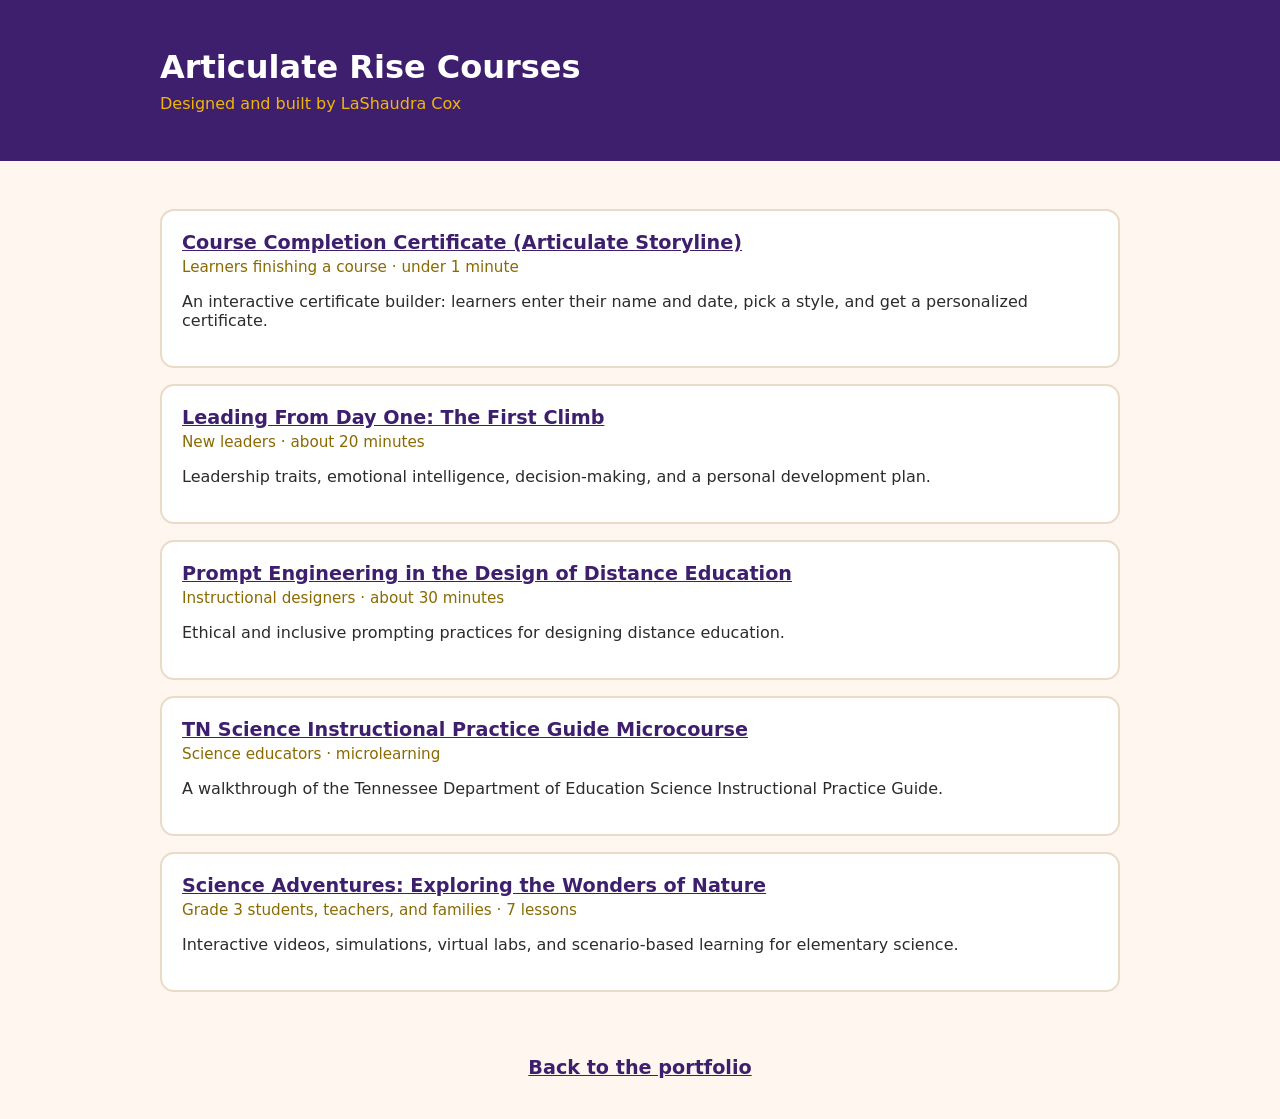
<file: index.html>
<!DOCTYPE html>
<html lang="en">
<head>
<meta charset="utf-8">
<meta name="viewport" content="width=device-width, initial-scale=1">
<title>Rise Courses · LaShaudra Cox</title>
<style>
  body{margin:0;font-family:system-ui,-apple-system,"Segoe UI",Arial,sans-serif;background:#fff7ef;color:#2b2b2b}
  header{background:#3e1f6e;color:#fff;padding:48px 24px}
  header .wrap,main{max-width:960px;margin:0 auto}
  h1{margin:0 0 8px;font-size:2rem}
  header p{margin:0;color:#f2b705}
  main{padding:32px 24px 48px}
  ul{list-style:none;padding:0;display:grid;gap:16px}
  li{background:#fff;border:2px solid #e8dcc8;border-radius:14px;padding:20px}
  a{color:#3e1f6e;font-weight:700;font-size:1.2rem}
  a:focus-visible{outline:3px solid #f2b705;outline-offset:3px}
  .meta{color:#8a6a00;font-size:.95rem;margin:4px 0 8px}
  footer{text-align:center;padding:0 24px 40px}
</style>
</head>
<body>
<header><div class="wrap">
  <h1>Articulate Rise Courses</h1>
  <p>Designed and built by LaShaudra Cox</p>
</div></header>
<main>
  <ul>
    <li><a href="course-completion-certificate/index.html">Course Completion Certificate (Articulate Storyline)</a>
      <p class="meta">Learners finishing a course · under 1 minute</p>
      <p>An interactive certificate builder: learners enter their name and date, pick a style, and get a personalized certificate.</p></li>
    <li><a href="leading-from-day-one/index.html">Leading From Day One: The First Climb</a>
      <p class="meta">New leaders · about 20 minutes</p>
      <p>Leadership traits, emotional intelligence, decision-making, and a personal development plan.</p></li>
    <li><a href="prompt-engineering/index.html">Prompt Engineering in the Design of Distance Education</a>
      <p class="meta">Instructional designers · about 30 minutes</p>
      <p>Ethical and inclusive prompting practices for designing distance education.</p></li>
    <li><a href="tn-science-ipg/index.html">TN Science Instructional Practice Guide Microcourse</a>
      <p class="meta">Science educators · microlearning</p>
      <p>A walkthrough of the Tennessee Department of Education Science Instructional Practice Guide.</p></li>
    <li><a href="science-adventures/index.html">Science Adventures: Exploring the Wonders of Nature</a>
      <p class="meta">Grade 3 students, teachers, and families · 7 lessons</p>
      <p>Interactive videos, simulations, virtual labs, and scenario-based learning for elementary science.</p></li>
  </ul>
</main>
<footer><a href="https://lashaudracoxportfolio.com/">Back to the portfolio</a></footer>
</body>
</html>
</file>
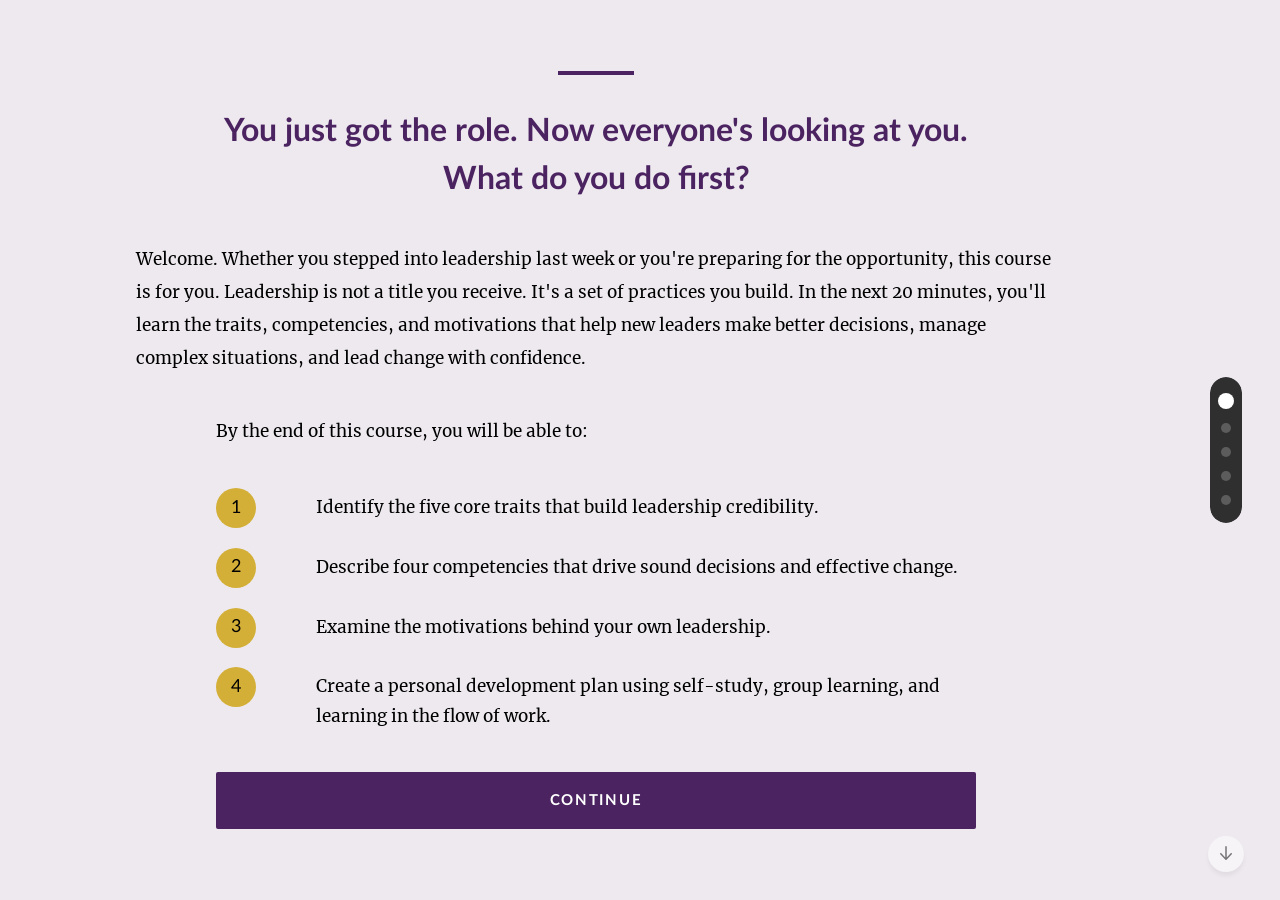
<file: leading-from-day-one/index.html>
<!doctype html>
<!-- 
course package version: a5UVCQ0a
rise_frontend sha: f0db78989834b34159217f13b2b31ec465db92ac
ai_scenario sha: c4816317129e68425396bca036c30e6e6250add2
learn_distribution_frontend sha: 449fa87e96d5f0d308949ea6c39abb0f0a089b33
mondrian sha: 0b16895bf51a780a33038e52fb57363e274090b2
sandbox sha: 42753f3391b109fa3788c525c22880445ab48325
 -->
<html lang="en">
  <head>
    <meta charset="utf-8">
    <meta name="viewport" content="width=device-width,initial-scale=1">
    <title>Leading From Day One: The First Climb</title>
    
    <script type="application/json" id="__CONFIG__">
      {"remoteManifest":{"ai_scenario":{".js":["ai-scenario/entry.js"]},"learn_distribution_frontend":{".js":["learn_dist/entry.js"]},"mondrian":{".js":["mondrian/entry.js"]}},"assetTargetPrefixes":{"media":"assets","font":"lib/fonts"},"loadOnlyInLms":false,"surface":"web-export"}
    </script>
    
    <script src="lib/dist/7137cfb8.js"></script>
  </head>
  <body>
    <div id="app"></div>
    
      <script src="lib/rise/33a09e8f.js"></script>
    
  </body>
</html>
</file>
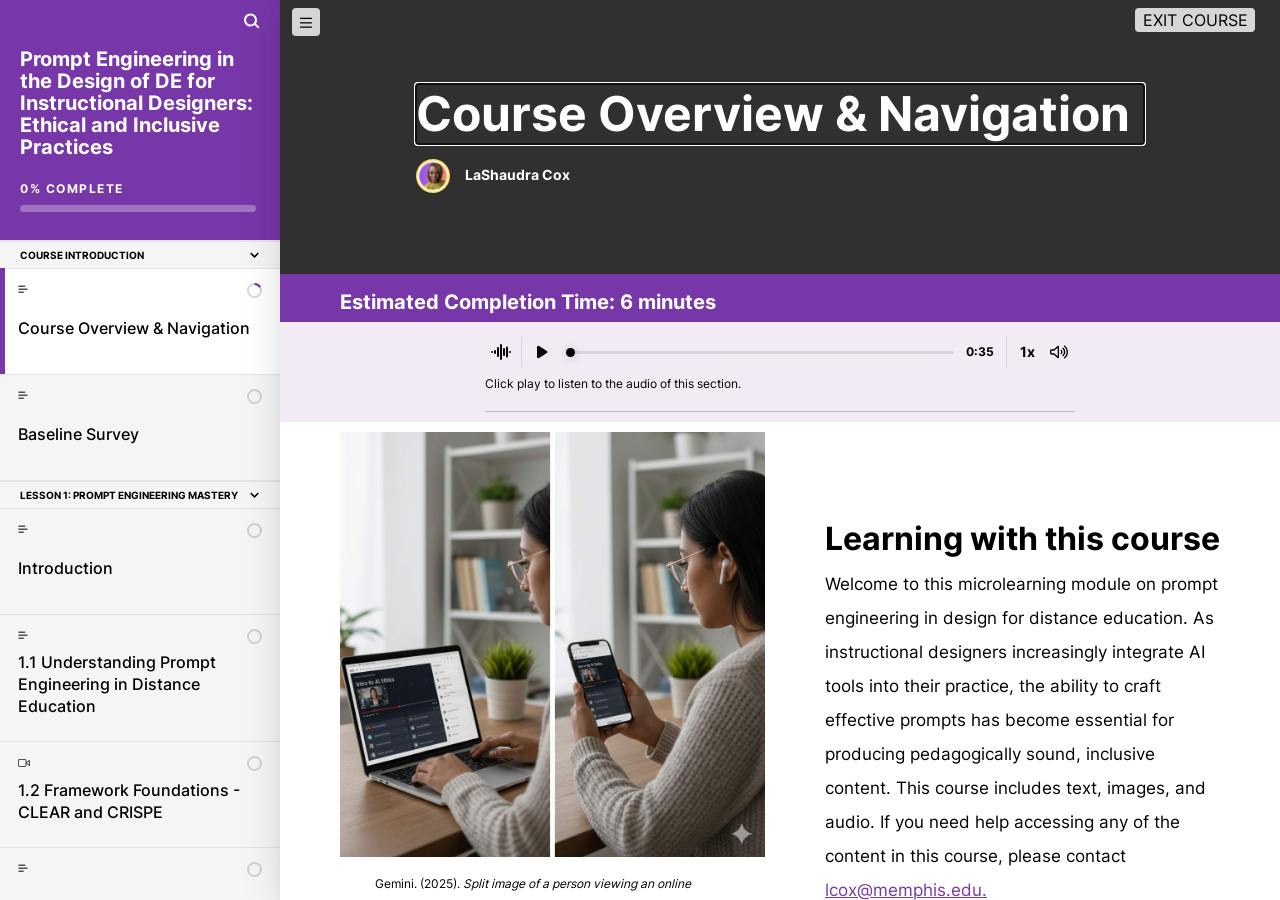
<file: prompt-engineering/index.html>
<!DOCTYPE html>
<html lang="en">
<head>
<meta charset="utf-8">
<meta name="viewport" content="width=device-width, initial-scale=1">
<title>Prompt Engineering in the Design of DE for Instructional Designers: Ethical and Inclusive Practices</title>
<style>html,body{margin:0;height:100%;overflow:hidden}iframe{border:0;width:100%;height:100%;display:block}</style>
<script>
// Minimal SCORM 1.2 API so this SCORM package can run on a plain website (no LMS). Progress is kept for this visit only.
(function(){
  var data = {"cmi.core.lesson_status":"not attempted","cmi.core.student_name":"Guest, Learner","cmi.core.student_id":"guest","cmi.core.entry":"ab-initio","cmi.suspend_data":"","cmi.core.lesson_location":"","cmi.launch_data":""};
  window.API = {
    LMSInitialize:function(){return "true";},
    LMSFinish:function(){return "true";},
    LMSGetValue:function(k){return data[k]!==undefined?String(data[k]):"";},
    LMSSetValue:function(k,v){data[k]=v;return "true";},
    LMSCommit:function(){return "true";},
    LMSGetLastError:function(){return "0";},
    LMSGetErrorString:function(){return "No error";},
    LMSGetDiagnostic:function(){return "";}
  };
})();
</script>
</head>
<body>
<iframe src="scormdriver/indexAPI.html" title="Prompt Engineering in the Design of Distance Education course" allow="autoplay; fullscreen"></iframe>
</body>
</html>
</file>
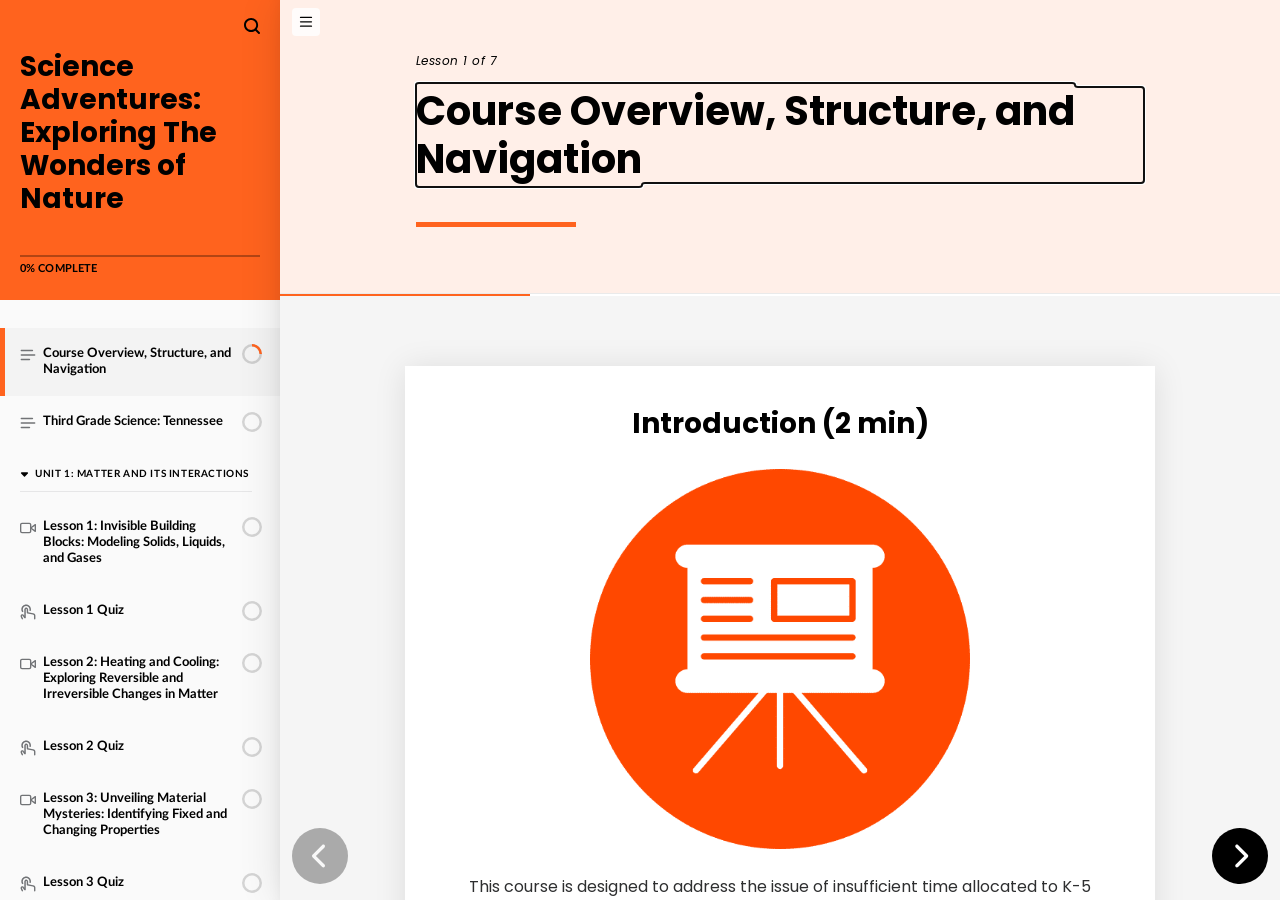
<file: science-adventures/index.html>
<!doctype html>
<!-- 
course package version: 2xS9SjXr
rise_frontend sha: f0db78989834b34159217f13b2b31ec465db92ac
ai_scenario sha: c4816317129e68425396bca036c30e6e6250add2
learn_distribution_frontend sha: 449fa87e96d5f0d308949ea6c39abb0f0a089b33
mondrian sha: 0b16895bf51a780a33038e52fb57363e274090b2
sandbox sha: 42753f3391b109fa3788c525c22880445ab48325
 -->
<html lang="en">
  <head>
    <meta charset="utf-8">
    <meta name="viewport" content="width=device-width,initial-scale=1">
    <title>Science Adventures: Exploring The Wonders of Nature</title>
    
    <script type="application/json" id="__CONFIG__">
      {"remoteManifest":{"ai_scenario":{".js":["ai-scenario/entry.js"]},"learn_distribution_frontend":{".js":["learn_dist/entry.js"]},"mondrian":{".js":["mondrian/entry.js"]}},"assetTargetPrefixes":{"media":"assets","font":"lib/fonts"},"loadOnlyInLms":false,"surface":"web-export"}
    </script>
    
    <script src="lib/dist/7137cfb8.js"></script>
  </head>
  <body>
    <div id="app"></div>
    
      <script src="lib/rise/33a09e8f.js"></script>
    
  </body>
</html>
</file>
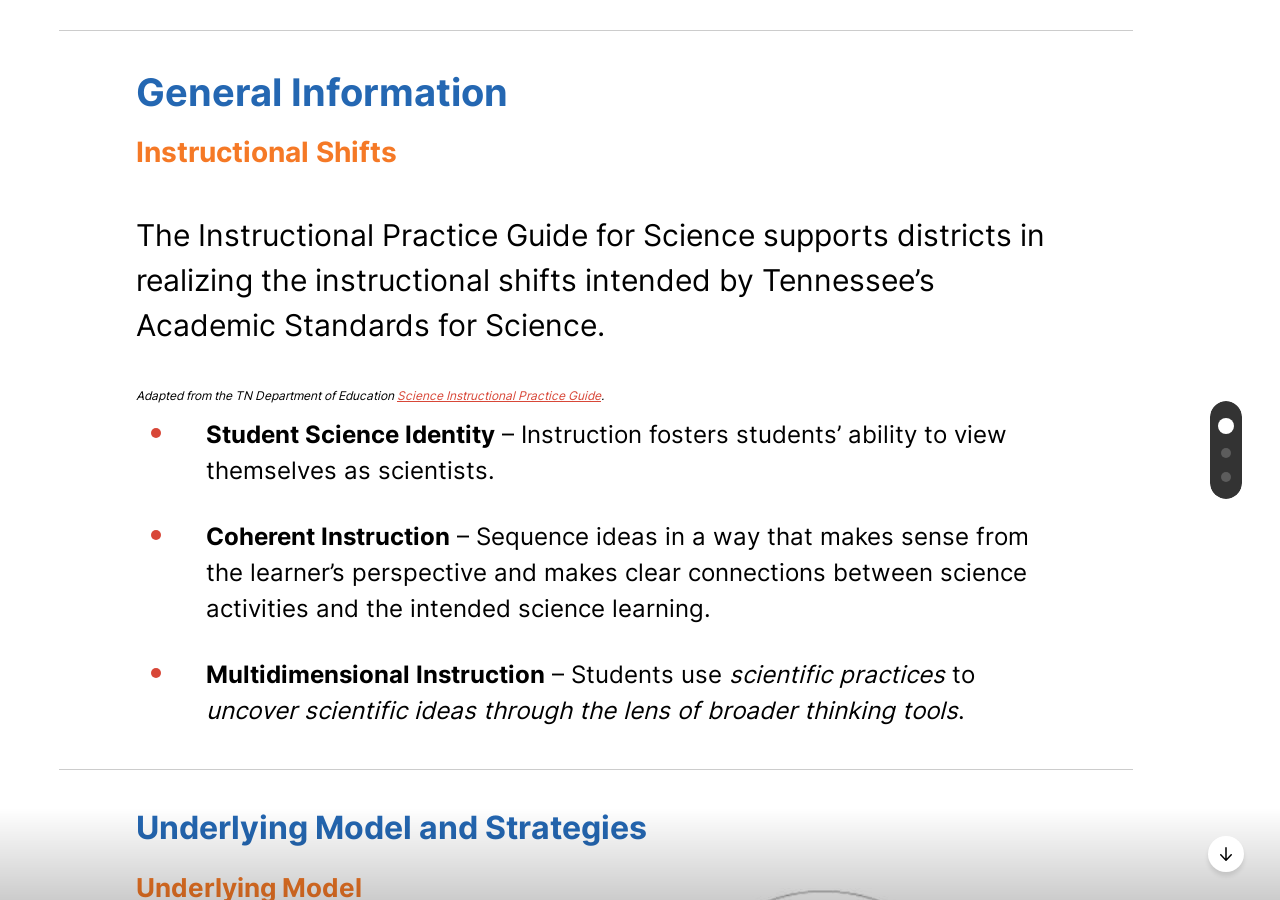
<file: tn-science-ipg/index.html>
<!doctype html>
<!-- 
course package version: m1VnZ9QL
rise_frontend sha: f0db78989834b34159217f13b2b31ec465db92ac
ai_scenario sha: c4816317129e68425396bca036c30e6e6250add2
learn_distribution_frontend sha: 449fa87e96d5f0d308949ea6c39abb0f0a089b33
mondrian sha: 0b16895bf51a780a33038e52fb57363e274090b2
sandbox sha: 42753f3391b109fa3788c525c22880445ab48325
 -->
<html lang="en">
  <head>
    <meta charset="utf-8">
    <meta name="viewport" content="width=device-width,initial-scale=1">
    <title>Science Instructional Practice Guide</title>
    
    <script type="application/json" id="__CONFIG__">
      {"remoteManifest":{"ai_scenario":{".js":["ai-scenario/entry.js"]},"learn_distribution_frontend":{".js":["learn_dist/entry.js"]},"mondrian":{".js":["mondrian/entry.js"]}},"assetTargetPrefixes":{"media":"assets","font":"lib/fonts"},"loadOnlyInLms":false,"surface":"web-export"}
    </script>
    
    <script src="lib/dist/7137cfb8.js"></script>
  </head>
  <body>
    <div id="app"></div>
    
      <script src="lib/rise/33a09e8f.js"></script>
    
  </body>
</html>
</file>
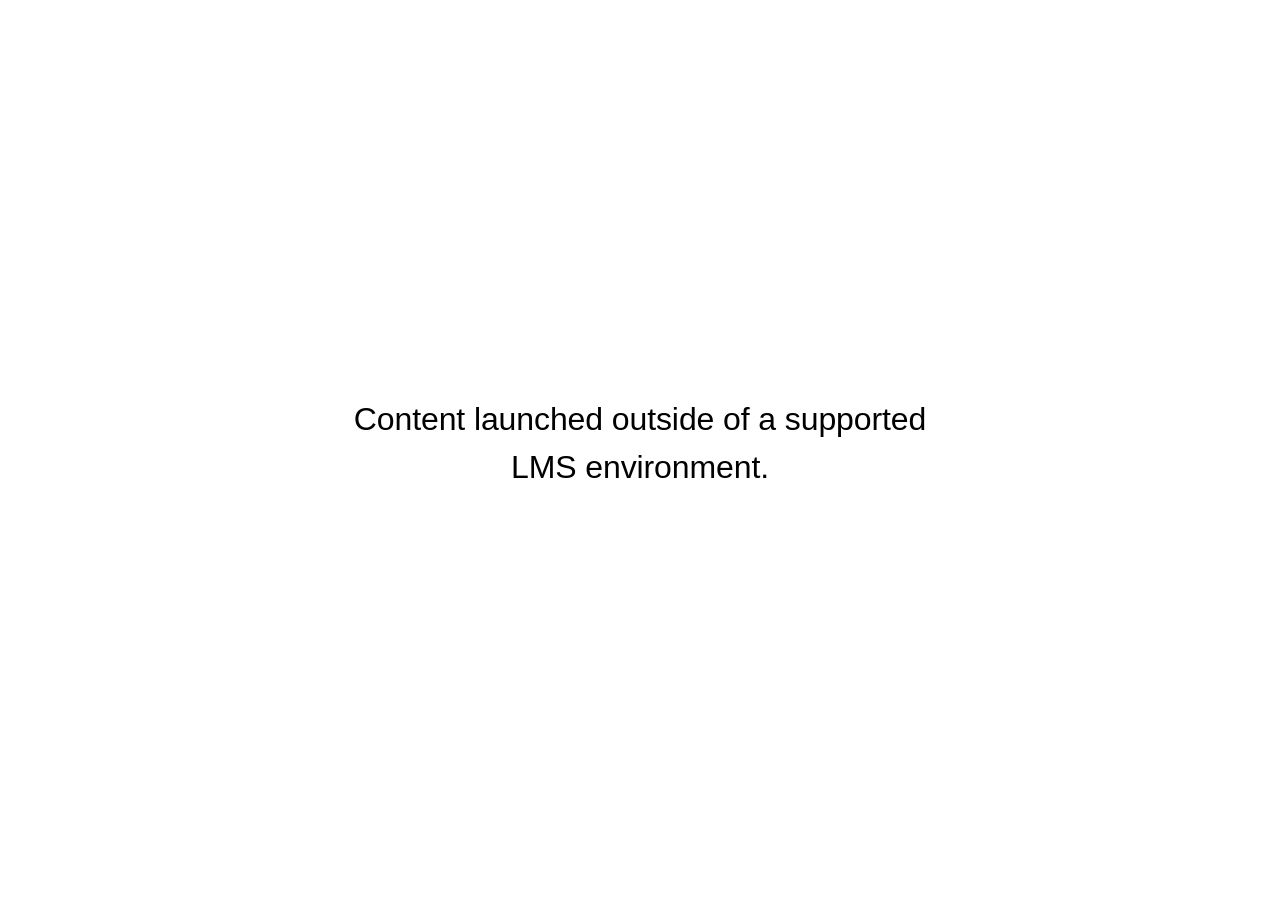
<file: prompt-engineering/scormcontent/index.html>
<!doctype html>
<!-- 
course package version: YtX0Yres
rise_frontend sha: f0db78989834b34159217f13b2b31ec465db92ac
ai_scenario sha: c4816317129e68425396bca036c30e6e6250add2
learn_distribution_frontend sha: 449fa87e96d5f0d308949ea6c39abb0f0a089b33
mondrian sha: 0b16895bf51a780a33038e52fb57363e274090b2
sandbox sha: 42753f3391b109fa3788c525c22880445ab48325
 -->
<html lang="en">
  <head>
    <meta charset="utf-8">
    <meta name="viewport" content="width=device-width,initial-scale=1">
    <title>Prompt Engineering in the Design of DE for Instructional Designers: Ethical and Inclusive Practices</title>
    
    <script type="application/json" id="__CONFIG__">
      {"remoteManifest":{"ai_scenario":{".js":["ai-scenario/entry.js"]},"learn_distribution_frontend":{".js":["learn_dist/entry.js"]},"mondrian":{".js":["mondrian/entry.js"]}},"assetTargetPrefixes":{"media":"assets","font":"lib/fonts"},"loadOnlyInLms":true,"surface":"lms-export","telemetry":{"uri":"https://metrics.articulate.com"}}
    </script>
    
    <script src="lib/dist/7137cfb8.js"></script>
  </head>
  <body>
    <div id="app"></div>
    
      <script src="lib/rise/33a09e8f.js"></script>
    
  </body>
</html>
</file>
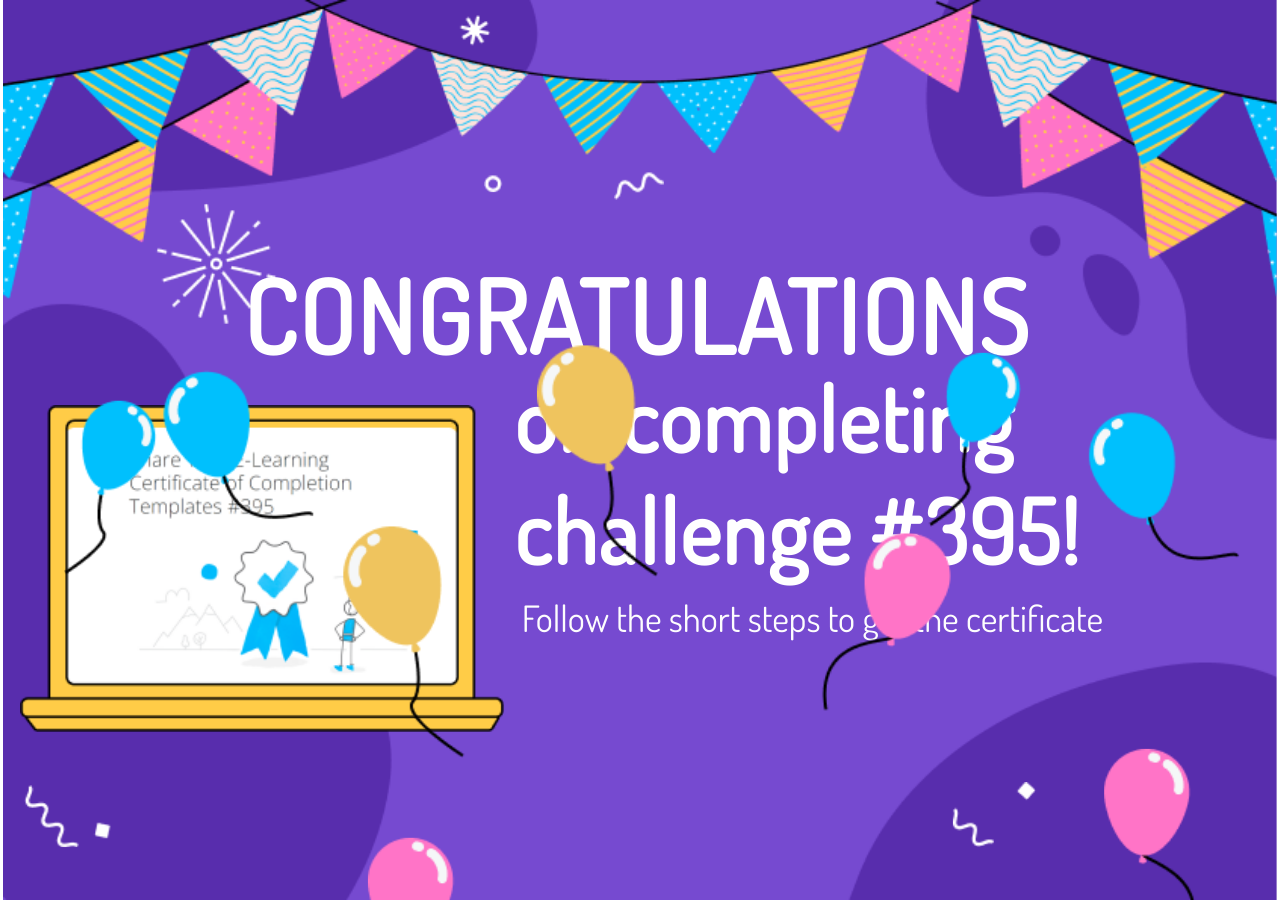
<file: course-completion-certificate/story.html>
﻿<!doctype html>
<html lang="en-US">
<head>
  <meta charset="utf-8">
  <!-- Created using Storyline 360 x64 - http://www.articulate.com  -->
  <!-- version: 3.93.33359.0 -->
  <title>Course Completion Certificate</title>
  <meta http-equiv="x-ua-compatible" content="IE=edge"/>
  <meta name="viewport" content="width=device-width,initial-scale=1,user-scalable=no,shrink-to-fit=no,minimal-ui"/>
  <meta name="apple-mobile-web-app-capable" content="yes"/>
  <style>
    html, body { height: 100%; padding: 0; margin: 0 }
    #app { height: 100%; width: 100%; }
  </style>

  <script>
    window.DS = {};
    window.globals = {
      DATA_PATH_BASE: '',
      HAS_FRAME: true,
      HAS_SLIDE: true,

      lmsPresent: false,
      tinCanPresent: false,
      cmi5Present: false,
      aoSupport: false,
      scale: 'noscale',
      captureRc: false,
      browserSize: 'optimal',
      bgColor: '#FFFFFF',
      features: 'DropInAcc,DropInBase,DropInCore,DropInInteractions,DropInMisc,DropInVectors,DropInVideo,LayerPresentAsDialog,MultipleQuizTracking,UpdatedThemeEditor',
      themeName: 'unified',
      preloaderColor: '#8C8C8C',
      suppressAnalytics: false,
      productChannel: 'stable',
      publishSource: 'storyline',
      aid: 'aid|018e56e6-caf2-4427-a424-bdd90e1f1afb',
      cid: '0849da6b-1291-41dd-9365-cb43061edf7a',
      playerVersion: '3.93.33359.0',
      publishTimestamp: '2024-11-12T03:22:04.7515798Z',
      maxIosVideoElements: 10,
      connectionSettings: { message: 'You%20are%20offline.%20Trying%20to%20reconnect...', useDarkTheme: true, mode: 'disabled' },
      hasFeature: function(feature) {
        return this.features.split(',').includes(feature);
      },
      
      parseParams: function(qs) {
        if (window.globals.parsedParams != null) {
          return window.globals.parsedParams;
        }
        qs = (qs || window.location.search.substr(1)).split('+').join(' ');
        var params = {},
            tokens,
            re = /[?&]?([^=]+)=([^&]*)/g;

        while (tokens = re.exec(qs)) {
          params[decodeURIComponent(tokens[1]).trim()] =
            decodeURIComponent(tokens[2]).trim();
        }
        window.globals.parsedParams = params;
        return params;
      }

    };
  </script>
  <script>
    var isIe11 = ('ActiveXObject' in window || window.MSBlobBuilder != null)
      && window.msCrypto != null && !window.ActiveXObject;
    if (isIe11) {
      window.globals.unsupportedBrowser = true;
      document.write(atob('[base64]'));
    }
  </script>

  <script>
    if (window.globals.hasFeature('MultiLanguageSinglePackageSupport')) {
      
      
    }
  </script>

  
  <script>window.THREE = { };</script>
  
</head>
<body style="background: #FFFFFF" class="cs-HTML theme-unified">
  <!-- 360 -->
  <script>!function(){var e,i=/iPhone/i,o=/iPod/i,n=/iPad/i,t=/\biOS-universal(?:.+)Mac\b/i,r=/\bAndroid(?:.+)Mobile\b/i,a=/Android/i,d=/(?:SD4930UR|\bSilk(?:.+)Mobile\b)/i,p=/Silk/i,l=/Windows Phone/i,u=/\bWindows(?:.+)ARM\b/i,b=/BlackBerry/i,s=/BB10/i,c=/Opera Mini/i,f=/\b(CriOS|Chrome)(?:.+)Mobile/i,h=/Mobile(?:.+)Firefox\b/i,v=function(e){return void 0!==e&&"MacIntel"===e.platform&&"number"==typeof e.maxTouchPoints&&e.maxTouchPoints>1&&"undefined"==typeof MSStream};e=function(e){var m={userAgent:"",platform:"",maxTouchPoints:0};e||"undefined"==typeof navigator?"string"==typeof e?m.userAgent=e:e&&e.userAgent&&(m={userAgent:e.userAgent,platform:e.platform,maxTouchPoints:e.maxTouchPoints||0}):m={userAgent:navigator.userAgent,platform:navigator.platform,maxTouchPoints:navigator.maxTouchPoints||0};var g=m.userAgent,y=g.split("[FBAN");void 0!==y[1]&&(g=y[0]),void 0!==(y=g.split("Twitter"))[1]&&(g=y[0]);var A=function(e){return function(i){return i.test(e)}}(g),w={apple:{phone:A(i)&&!A(l),ipod:A(o),tablet:!A(i)&&(A(n)||v(m))&&!A(l),universal:A(t),device:(A(i)||A(o)||A(n)||A(t)||v(m))&&!A(l)},amazon:{phone:A(d),tablet:!A(d)&&A(p),device:A(d)||A(p)},android:{phone:!A(l)&&A(d)||!A(l)&&A(r),tablet:!A(l)&&!A(d)&&!A(r)&&(A(p)||A(a)),device:!A(l)&&(A(d)||A(p)||A(r)||A(a))||A(/\bokhttp\b/i)},windows:{phone:A(l),tablet:A(u),device:A(l)||A(u)},other:{blackberry:A(b),blackberry10:A(s),opera:A(c),firefox:A(h),chrome:A(f),device:A(b)||A(s)||A(c)||A(h)||A(f)},any:!1,phone:!1,tablet:!1};return w.any=w.apple.device||w.android.device||w.windows.device||w.other.device,w.phone=w.apple.phone||w.android.phone||w.windows.phone,w.tablet=w.apple.tablet||w.android.tablet||w.windows.tablet,w}(),"object"==typeof exports&&"undefined"!=typeof module?module.exports=e:"function"==typeof define&&define.amd?define((function(){return e})):this.isMobile=e}();
    window.isMobile.apple.tablet = window.isMobile.apple.tablet ||
      (navigator.platform === 'MacIntel' && navigator.maxTouchPoints > 1);
    window.isMobile.apple.device = window.isMobile.apple.device || window.isMobile.apple.tablet;
    window.isMobile.tablet = window.isMobile.tablet || window.isMobile.apple.tablet;
    window.isMobile.any = window.isMobile.any || window.isMobile.apple.tablet;
  </script>

  <div id="focus-sink" tabindex="-1"></div>

  <div id="preso"></div>
  <script>
    (function() {

      var classTypes = [ 'desktop', 'mobile', 'phone', 'tablet' ];

      var addDeviceClasses = function(prefix, testObj) {
        var curr, i;
        for (i = 0; i < classTypes.length; i++) {
          curr = classTypes[i];
          if (testObj[curr]) {
            document.body.classList.add(prefix + curr);
          }
        }
      };

      var params = window.globals.parseParams(),
          isDevicePreview = params.devicepreview === '1',
          isPhoneOverride = params.deviceType === 'phone' || (isDevicePreview && params.phone == '1'),
          isTabletOverride = (params.deviceType === 'tablet' || isDevicePreview) && !isPhoneOverride,
          isMobileOverride = isPhoneOverride || isTabletOverride;

      var deviceView = {
        desktop: !window.isMobile.any && !isMobileOverride,
        mobile: window.isMobile.any || isMobileOverride,
        phone: isPhoneOverride || (window.isMobile.phone && !isTabletOverride),
        tablet: isTabletOverride || window.isMobile.tablet
      };

      window.globals.deviceView = deviceView;
      window.isMobile.desktop = !window.isMobile.any;
      window.isMobile.mobile = window.isMobile.any;

      addDeviceClasses('view-', deviceView);

    })();
  </script>
  
  <script src='story_content/triggers.js' type=text/javascript></script>
<script src='story_content/user.js' type=text/javascript></script>
  <div class="slide-loader"></div>

  <script>
    var doc = document, loader = doc.body.querySelector('.slide-loader'); [ 1, 2, 3 ].forEach(function(n) { var d = doc.createElement('div'); d.style.backgroundColor = window.globals.preloaderColor; d.classList.add('mobile-loader-dot'); d.classList.add('dot' + n); loader.appendChild(d); });
  </script>

  <div class="mobile-load-title-overlay" style="display: none">
    <div class="mobile-load-title">Course Completion Certificate</div>
  </div>

  <div class="mobile-chrome-warning"></div>

  
<style>
  .warn-connection-dialog {
    display: none;
    background: transparent;
    pointer-events: all;
    position: fixed;
    left: 0;
    top: 0;
    width: 100%;
    height: 100%;
    z-index: 999;
  }

  .warn-connection-content {
    pointer-events: all;
    border-radius: 4px;
    background: white;
    border: 1px solid #E7E7E7;
    color: #333333;
    box-shadow: 0 2px 4px rgba(0, 0, 0, 0.25);
    transition: all 150ms ease-out;
    position: absolute;
    white-space: nowrap;
  }

  .view-phone.is-landscape .warn-connection-content {
    left: 23px;
    bottom: 23px;
  }

  .view-tablet.is-landscape .warn-connection-content {
    left: 50%;
    top: 20px;
    transform: translateX(-50%);
  }

  .view-mobile.is-portrait .warn-connection-content {
    transform: translate(-50%, calc(-100% - 15px));
  }

  .warn-connection-content p {
    display: inline-block;
    margin: 0 8px 0 0;
    line-height: 33px;
    font-size: 11px;
  }

  .warn-connection-content svg {
    position: relative;
    vertical-align: middle;
    margin: 0 2px 2px 8px;
  }

  .view-desktop .warn-connection-content {
    left: 1.5em;
    bottom: 1.5em;
  }

  .view-desktop .warn-connection-content p {
    font-size: 1.1em;
  }

  .is-offline .warn-connection-dialog {
    display: block;
  }

  .is-offline .cs-panel * {
    pointer-events: none !important;
  }

  .is-offline .cs-panel {
    pointer-events: all !important;
  }

  .is-offline #nav-controls * {
    pointer-events: none !important;
  }

  .is-offline #nav-controls {
    pointer-events: all !important;
  }
</style>

<div class="warn-connection-dialog" role="alertdialog" aria-modal="true" tabindex="0" aria-labelledby="warn-connection-message">
  <div class="warn-connection-content">
    <svg width="17" height="15" viewBox="0 0 17 15" xmlns="http://www.w3.org/2000/svg">
      <path fill="#8F0000" stroke="white" d="M16.07,12.98 L15.88,12.23 L9.51,1.21 C8.97,0.26,7.6,0.26,7.06,1.21 L0.69,12.23 C0.15,13.16,0.81,14.36,1.91,14.36 H14.65 C15.47,14.36,16.05,13.7,16.07,12.98 Z"/>
      <path fill="white" stroke="white" d="M8.58,5.5 C8.35,5.28,8.5,5.35,8.21,5.32 C8.09,5.35,7.97,5.49,7.96,5.67 C7.97,5.79,7.98,5.92,7.98,6.04 L7.98,6.04 C7.99,6.17,8,6.31,8.01,6.43 L8.01,6.44 C8.03,6.92,8.06,7.41,8.09,7.9 L8.09,7.9 C8.12,8.39,8.14,8.88,8.17,9.37 C8.17,9.39,8.18,9.42,8.2,9.44 C8.23,9.46,8.25,9.47,8.28,9.47 C8.31,9.47,8.34,9.46,8.35,9.44 C8.37,9.43,8.38,9.4,8.39,9.35 L8.39,9.34 C8.39,9.24,8.4,9.15,8.4,9.05 L8.4,9.05 C8.41,8.96,8.41,8.86,8.42,8.75 C8.43,8.44,8.45,8.12,8.47,7.81 L8.47,7.81 C8.49,7.49,8.51,7.18,8.53,6.87 C8.55,6.46,8.56,6.05,8.59,5.64 L8.6,5.62 C8.6,5.57,8.59,5.53,8.58,5.5 L8.21,5.32 Z"/>
      <circle fill="white" stroke="white" cx="8.3" cy="11.35" r="0.3"/>
    </svg>
    <p id="warn-connection-message">You are offline. Trying to reconnect...</p>
  </div>
</div>

<script>
  (function() {
    window.DS.connection = {
      warningShown: false,
      assets: {},
      loadingAssetGroup: false,
      retryDelay: 500
    };

    var connectionSettings = window.globals.connectionSettings || {};

    var useConnectionMessages = window.AbortController != null &&
      window.location.protocol != 'file:' &&
      connectionSettings.mode === 'normal';

    window.DS.connection.useConnectionMessages = useConnectionMessages;

    var assetCount = 0;
    var checkLoadedId;


    if (useConnectionMessages && connectionSettings != null) {
      var contentEl = document.querySelector('.warn-connection-content');
      var messageEl = contentEl.querySelector('p');

      if (connectionSettings.useDarkTheme) {
        contentEl.style.borderColor = '#BABBBA';
        contentEl.style.backgroundColor = '#282828';
        contentEl.style.color = '#FFFFFF';
      }

      if (connectionSettings.message != null) {
        messageEl.textContent = window.decodeURIComponent(connectionSettings.message);
      }
    }

    function checkAssetsReady() {
      for (var i in DS.connection.assets) {
        if (!DS.connection.assets[i].success) {
          return false;
        }
      }
      return true;
    }

    function stopAssetGroup() {
      if (!useConnectionMessages) { return; }

      assetCount = 0;

      DS.connection.oldAssetGroup = DS.connection.assets;
      DS.connection.assets = {};
      DS.connection.loadingAssetGroup = false;
      clearInterval(checkLoadedId);
    }

    function startAssetGroup() {
      if (!useConnectionMessages) { return; }
      var ticks = 0;
      clearInterval(checkLoadedId);
      checkLoadedId = setInterval(function() {
        var loaded = 0;
        if (assetCount === 0 && loaded === 0) {
          clearInterval(checkLoadedId);
          return;
        }

        for (var i in DS.connection.assets) {
          if (DS.connection.assets[i].success) {
            loaded++;
          }
        }

        if (assetCount === loaded && checkAssetsReady()) {
          for (var i in DS.connection.assets) {
            if (DS.connection.assets[i].action) {
              DS.connection.assets[i].action();
            }
          }
          hideWarning();
          stopAssetGroup();
        }
      }, 100)
    }

    function requiredAsset(url, action, retry, type) {
      if (!useConnectionMessages) { return; }
      if (DS.connection.assets[url]) { return; }

      DS.connection.assets[url] = {
        success: false, action: action, retry: retry, type: type
      };
      assetCount = Object.keys(DS.connection.assets).length;
      if (!DS.connection.loadingAssetGroup) {
        startAssetGroup();
      }
      DS.connection.loadingAssetGroup = true;
    }

    function assetLoaded(url) {
      if (!useConnectionMessages) { return; }
      if (DS.connection.assets[url]) {
        DS.connection.assets[url].success = true;
      }
    }

    function assetFailed(url) {
      if (!useConnectionMessages) { return; }
      if (!DS.connection.assets[url]) {
        if (/\.js$/.test(url) && url.indexOf('transcripts') === -1) {
          setTimeout(function() {
            if (DS.connection.lastSlideLoaded != null) {
              DS.connection.lastSlideLoaded();
            }
          }, DS.connection.retryDelay);
        }
        return;
      }
      if (!DS.connection.warningShown) { showWarning(); }
      if (DS.connection.assets[url].retry) {
        setTimeout(function() {
          if (!DS.connection.assets[url].success) {
            DS.connection.assets[url].retry()
          }
        }, DS.connection.retryDelay);
      }
    }

    function hideWarning() {
      document.body.classList.remove('is-offline');
      DS.connection.warningShown = false;
      enableKeys();
    }
    DS.connection.hideWarning = hideWarning

    function showWarning(btn) {
      document.body.classList.add('is-offline')
      DS.connection.warningShown = true;
      updateWarningPosition();
      disableKeys();
    }

    function updateWarningPosition() {
      if (!DS.connection.warningShown) {
        return;
      }

      var isPortrait = document.body.classList.contains('is-portrait');
      var isMobile = document.body.classList.contains('view-mobile');
      var warningEl = document.querySelector('.warn-connection-content');

      if (isPortrait && isMobile) {
        var slide = document.querySelector('.primary-slide');
        var slideRect = slide != null
          ? slide.getBoundingClientRect()
          : { top: window.innerHeight, left: 0, width: window.innerWidth };

        warningEl.style.top = `${slideRect.top}px`
        warningEl.style.left = `${slideRect.left + slideRect.width / 2}px`
      } else {
        warningEl.style.top = null;
        warningEl.style.left = null;
      }

      window.requestAnimationFrame(updateWarningPosition);
    }

    function onDisableKeyDown(e) {
      e.preventDefault();
      e.stopImmediatePropagation();
    }

    function onDisableKeyUp(e) {
      e.preventDefault();
      e.stopImmediatePropagation();
    }

    var accStyle = document.createElement('style');
    var warnDialogEl = document.querySelector('.warn-connection-dialog');

    function disableKeys() {
      if (DS.views && DS.views.nsStack && DS.views.nsStack.length === 1) {
        DS.views.nsStack[0].tabReachable = false
        DS.views.nsStack[0].updateTabIndex(true, true);
      }

      accStyle.innerHTML = '.acc-shadow-dom { display: none; }';
      document.body.appendChild(accStyle);

      warnDialogEl.parentNode.append(warnDialogEl);
      warnDialogEl.focus();
    }

    function enableKeys() {
      accStyle.remove();
      if (DS.views && DS.views.nsStack && DS.views.nsStack.length === 1 && DS.views.nsStack[0].name === '_frame') {
        DS.views.nsStack[0].tabReachable = true;
        DS.views.nsStack[0].updateTabIndex();
      }
    }

    // these will all be noops if the feature flag isn't set in
    // the data and `window.globals.features`
    DS.connection.requiredAsset = requiredAsset;
    DS.connection.assetLoaded = assetLoaded;
    DS.connection.assetFailed = assetFailed;
    DS.connection.stopAssetGroup = stopAssetGroup;
    DS.connection.startAssetGroup = startAssetGroup;
  })();
</script>


  <script>
    
    if (window.autoSpider && window.vInterfaceObject) {
      document.querySelector('.mobile-load-title-overlay').style.display = 'none';
    }
  </script>

  

  <link rel="stylesheet" href="html5/data/css/output.min.css" data-noprefix/>
</body>
<script src="html5/lib/scripts/bootstrapper.min.js"></script>
</html>
</file>
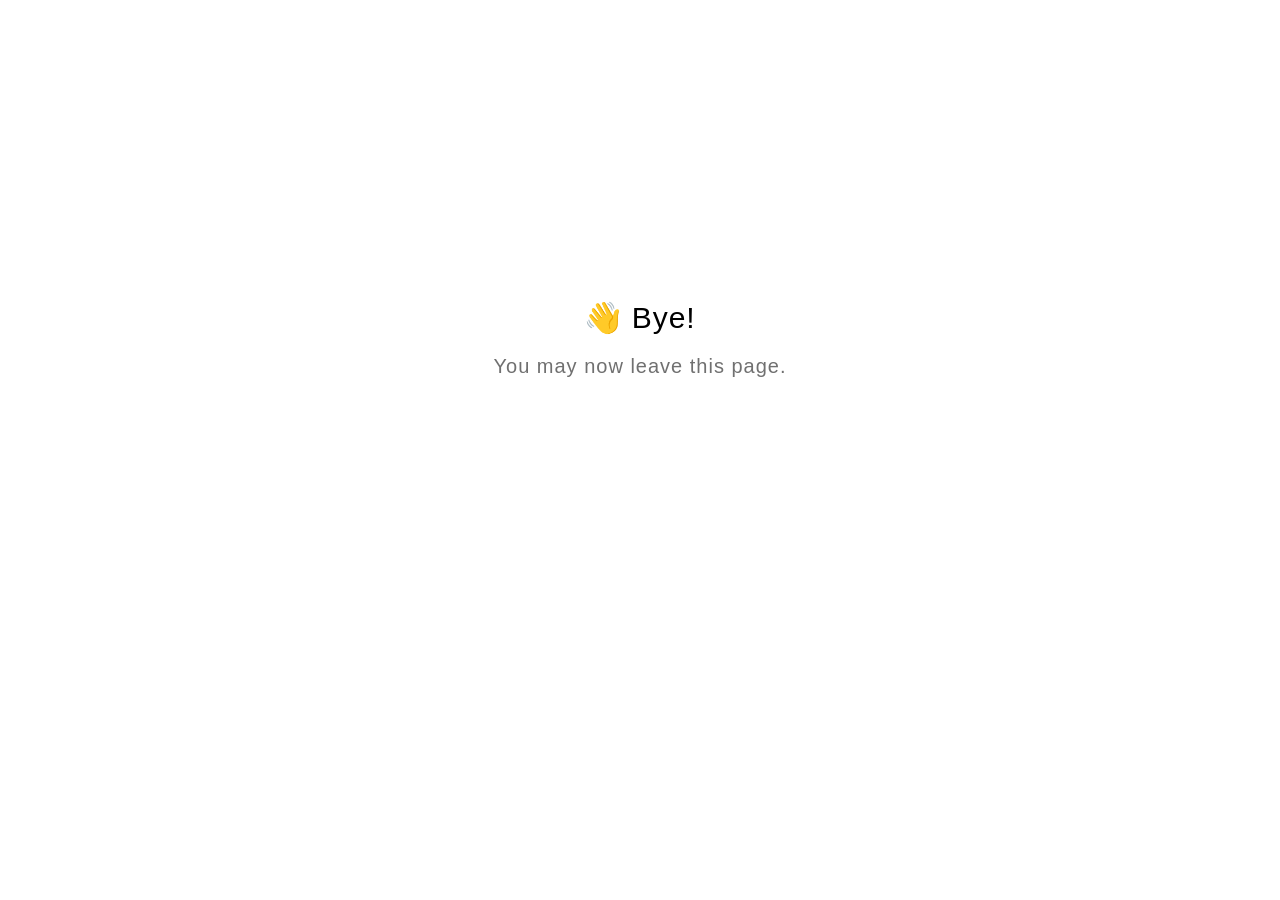
<file: prompt-engineering/scormdriver/goodbye.html>
<!doctype html>
<html lang="en">
  <head>
    <title>Goodbye</title>
    <meta charset="utf-8">
    <style>
      html {
        font-size: 20px;
        font-family: 'lato', sans-serif;
        font-weight: lighter;
        letter-spacing: 0.05rem;
      }

      .goodbye-container {
        text-align: center;
        margin-top: 15rem;
      }

      .bye-message {
        font-size: 1.5rem;
      }

      .exit-text {
        color: #707070;
        margin-top: 1rem;
      }
    </style>
  </head>
  <body>
    <div class="goodbye-container">
      <div class="bye-message">👋 Bye!</div>
      <div class="exit-text">You may now leave this page.</div>
    </div>
  </body>
</html>
</file>
